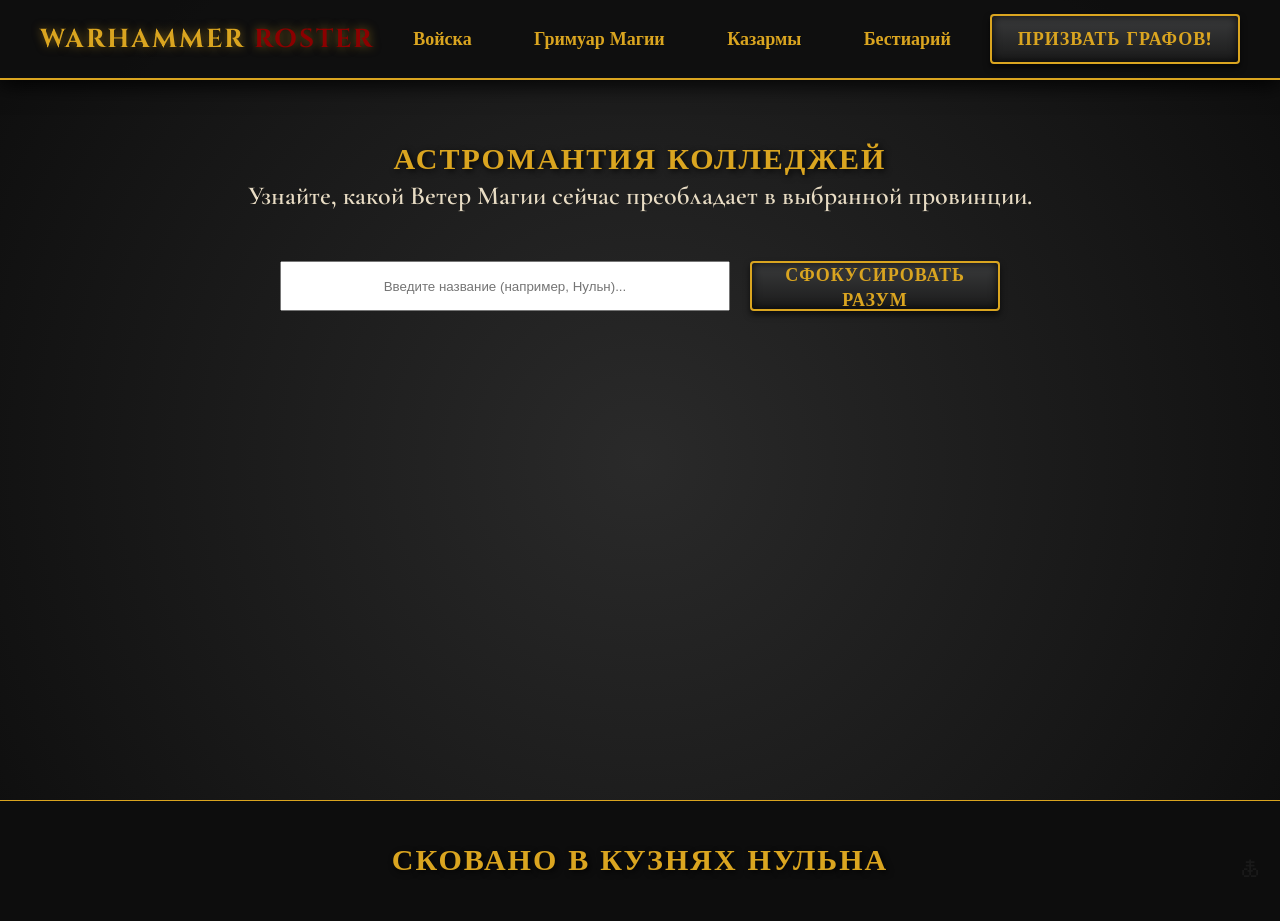
<file: pages/lessons.html>
<!DOCTYPE html>
<html lang="ru">
<head>
    <meta charset="UTF-8">
    <title>Ветры Магии | The Empire</title>
    <link rel="stylesheet" href="../css/core.css">
    <link rel="stylesheet" href="../css/style.css">
    <link rel="stylesheet" href="../css/magic.css">
</head>
<body>

<div class="wrapper">
    <div class="header">
        <div class="container">
            <div class="inner_header">
                <a href="../index.html">
                    <div class="logotype">
                        <h2>Warhammer<span> Roster</span></h2>
                    </div>
                </a>
                <ul class="menu">
                    <li class="menu_link"><a href="./roster.html">Войска</a></li>
                    <li class="menu_link"><a href="./lessons.html">Гримуар Магии</a></li>
                    <li class="menu_link"><a href="./home_works.html">Казармы</a></li>
                    <li class="menu_link"><a href="./monster.html">Бестиарий</a></li>
                </ul>
                <a href="../index.html"><button class="btn" id="btn-summon">Призвать графов!</button></a>
            </div>
        </div>
    </div>

    <div class="magic_block">
        <div class="container">
            <div class="inner_magic">
                <h2>Астромантия Колледжей</h2>
                <p class="subtitle">Узнайте, какой Ветер Магии сейчас преобладает в выбранной провинции.</p>
                
                <div class="magic_radar">
                    <input type="text" id="provinceInput" placeholder="Введите название (например, Нульн)...">
                    <button class="btn" id="btn-sense">Сфокусировать разум</button>
                </div>

                <div class="magic_result hidden" id="magicResult">
                    <h3 id="windName">Ветер</h3>
                    <div class="wind_rune" id="windRune"></div>
                    <p id="windDesc" class="wind_lore"></p>
                </div>
            </div>
        </div>
    </div>

    <div class="footer">
        <div class="container">
            <a href="#" target="_blank">
                <div class="inner_footer">
                    <h2>Сковано в кузнях Нульна</h2>
                </div>
            </a>
        </div>
    </div>
</div>

<div class="modal" id="diplomacyModal">
    <div class="modal_dialog">
        <div class="modal_content">
            <div class="modal_close" id="closeModal">&#10006;</div>
            <div class="modal_title">Имперская Канцелярия</div>
            <p class="modal_subtitle">Срочное донесение для Императора</p>
            
            <form action="#" id="diplomacyForm">
                <input required placeholder="Ваш титул (Например: Курфюрст)" name="name" type="text" class="modal_input">
                <input required placeholder="Куда отправить ответного ворона?" name="contact" type="text" class="modal_input">
                <button class="btn" type="submit">Отправить гонца</button>
            </form>
        </div>
    </div>
</div>

<script src="../js/modal.js"></script>
<script src="../js/chaos.js"></script>
<script src="../js/magic.js"></script>
</body>
</html>
</file>
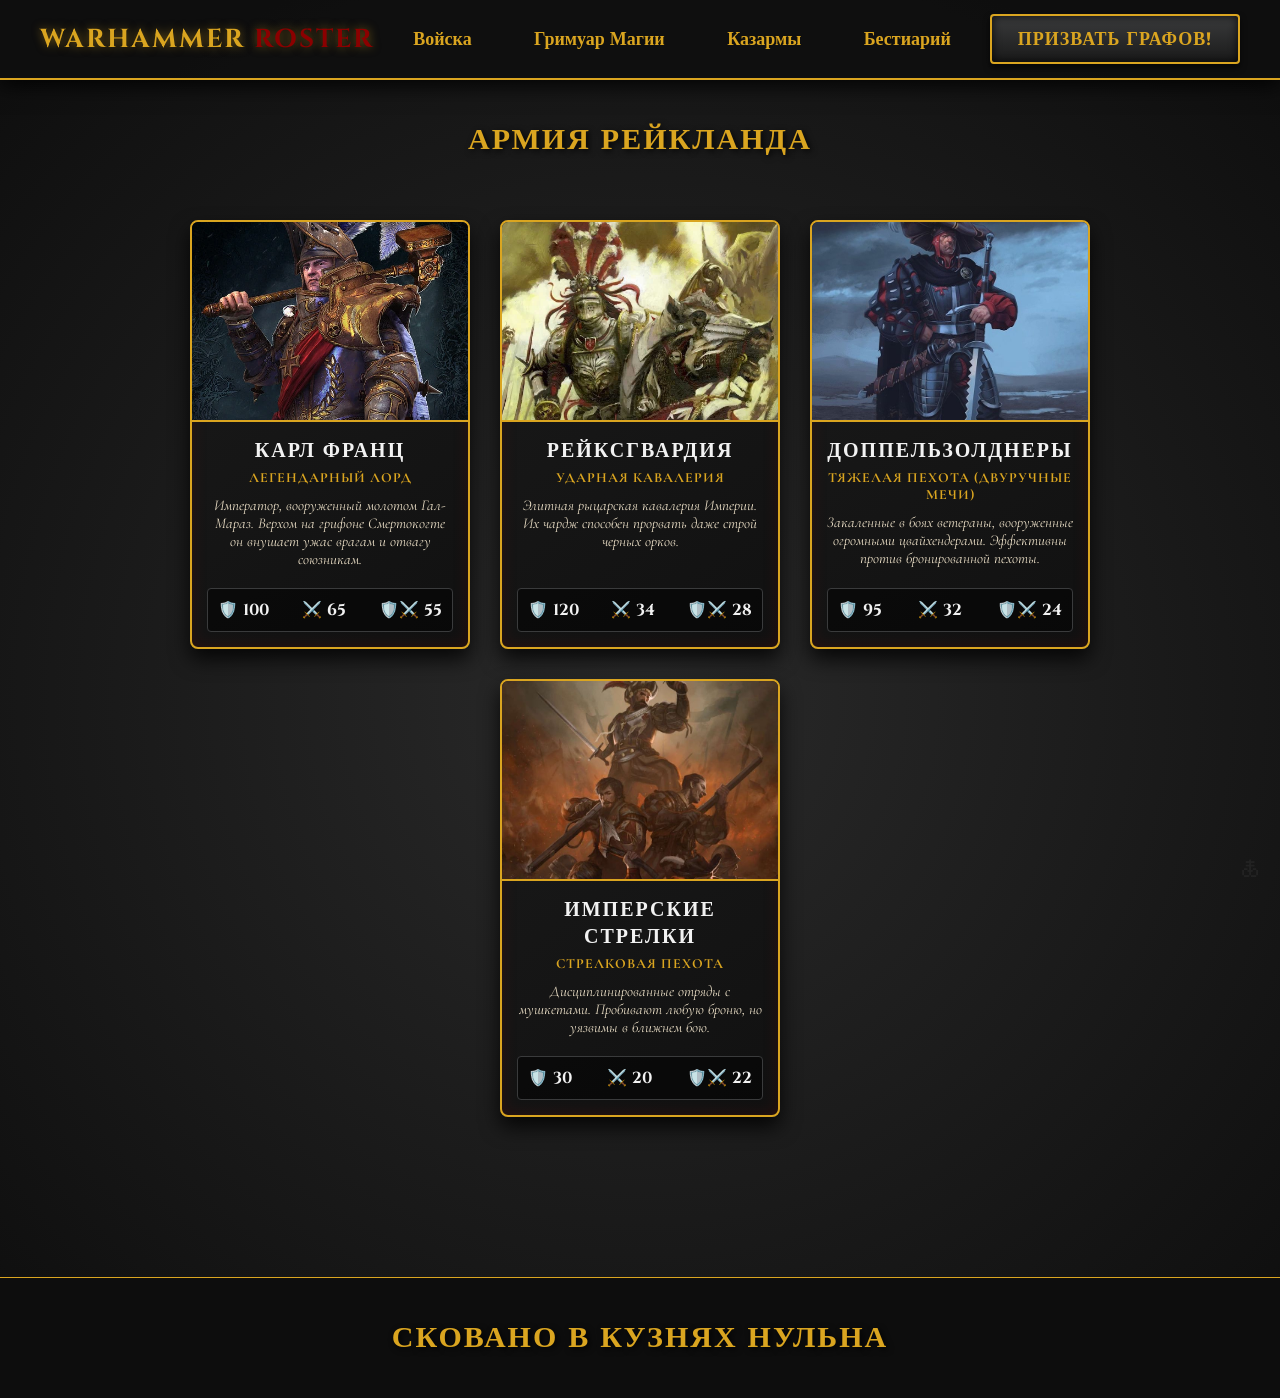
<file: pages/roster.html>
<!DOCTYPE html>
<html lang="ru">
<head>
    <meta charset="UTF-8">
    <title>Ростер Армии | The Empire</title>
    <link rel="stylesheet" href="../css/core.css">
    <link rel="stylesheet" href="../css/style.css">
</head>
<body>

<div class="wrapper">
    <div class="header">
        <div class="container">
            <div class="inner_header">
                <a href="../index.html">
                    <div class="logotype">
                        <h2>Warhammer<span> Roster</span></h2>
                    </div>
                </a>
                <ul class="menu">
                    <li class="menu_link"><a href="./roster.html">Войска</a></li>
                    <li class="menu_link"><a href="./lessons.html">Гримуар Магии</a></li>
                    <li class="menu_link"><a href="./home_works.html">Казармы</a></li>
                    <li class="menu_link"><a href="./monster.html">Бестиарий</a></li>
                </ul>
                <button class="btn" id="btn-summon">Призвать Графов!</button>
            </div>
        </div>
    </div>

    <div class="roster_page">
        <div class="container">
            <h2>Армия Рейкланда</h2>
            <div class="characters-list"></div>
        </div>
    </div>

    <div class="footer">
        <div class="container">
            <a href="#" target="_blank">
                <div class="inner_footer">
                    <h2>Сковано в кузнях Нульна</h2>
                </div>
            </a>
        </div>
    </div>
</div>

<div class="modal" id="diplomacyModal">
    <div class="modal_dialog">
        <div class="modal_content">
            <div class="modal_close" id="closeModal">&#10006;</div>
            <div class="modal_title">Имперская Канцелярия</div>
            <p class="modal_subtitle">Срочное донесение для Императора</p>
            
            <form action="#" id="diplomacyForm">
                <input required placeholder="Ваш титул (Например: Курфюрст)" name="name" type="text" class="modal_input">
                <input required placeholder="Куда отправить ответного ворона?" name="contact" type="text" class="modal_input">
                <button class="btn" type="submit">Отправить гонца</button>
            </form>
        </div>
    </div>
</div>

<script src="../js/modal.js"></script>
<script src="../js/chaos.js"></script>
<script src="../js/roster.js"></script>
</body>
</html>
</file>
<file: css/core.css>
@import url('https://fonts.googleapis.com/css2?family=Cinzel:wght@600;800&family=Cormorant+Garamond:wght@400;600;700&display=swap');

:root {
    --empire-red: #8B0000;      /* красный цвет рейкланда */
    --empire-gold: #DAA520;     /* золото */
    --steel-dark: #1A1A1A;      /* темная сталь для фонов */
    --steel-light: #3A3B3C;     /* блики на броне */
    --parchment: #E8DCC4;       /* цвет старого пергамнта */
    --text-light: #F2F2F2;
}

* {
    margin: 0;
    padding: 0;
    box-sizing: border-box;
}

body {
    font-family: 'Cormorant Garamond', serif;
    background: var(--steel-dark);
    color: var(--text-light);
    /* фон с градиентом*/
    background-image: radial-gradient(circle at center, #2a2a2a 0%, #0d0d0d 100%);
    min-height: 100vh;
}

.container {
    width: 1200px;
    margin: 0 auto;
}

h1, h2, h3, h4 {
    font-family: 'Cinzel', serif;
    text-transform: uppercase;
    text-align: center;
    color: var(--empire-gold);
    text-shadow: 2px 2px 6px rgba(0,0,0,0.9);
    letter-spacing: 2px;
}

h1 { font-size: 60px; margin-bottom: 20px; }
h2 { font-size: 30px; }
h3 { font-size: 40px; margin-bottom: 30px; }

a {
    text-decoration: none;
    color: var(--empire-gold);
    transition: 0.3s ease;
}

a:hover {
    color: var(--empire-red);
    text-shadow: 0 0 10px var(--empire-red);
}

li {
    list-style: none;
}

/* стальные кнопки */
.btn {
    width: 250px;
    height: 50px;
    font-family: 'Cinzel', serif;
    font-size: 18px;
    font-weight: 800;
    cursor: pointer;
    border: 2px solid var(--empire-gold);
    background: linear-gradient(to bottom, var(--steel-light), var(--steel-dark));
    color: var(--empire-gold);
    border-radius: 4px;
    box-shadow: inset 0 0 10px rgba(0,0,0,0.8), 0 4px 6px rgba(0,0,0,0.6);
    transition: all 0.2s ease-in-out;
    text-transform: uppercase;
    letter-spacing: 1px;
}

.btn:hover {
    background: linear-gradient(to bottom, var(--empire-red), #4a0000);
    color: var(--text-light);
    border-color: var(--text-light);
    box-shadow: inset 0 0 15px rgba(0,0,0,0.9), 0 0 20px var(--empire-red);
}

/* РОСТЕР АРМИИ (КАРТОЧКИ) */
.characters-list {
    padding: 60px 0;
    display: flex;
    justify-content: center;
    flex-wrap: wrap;
    gap: 30px;
}

.character-card {
    background: linear-gradient(145deg, var(--steel-dark), #111);
    border: 2px solid var(--empire-gold);
    border-radius: 8px;
    width: 280px;
    display: flex;
    flex-direction: column;
    overflow: hidden;
    box-shadow: 0 10px 20px rgba(0, 0, 0, 0.8), inset 0 0 15px rgba(139, 0, 0, 0.2);
    transition: transform 0.3s ease, box-shadow 0.3s ease;
}

.character-card:hover {
    transform: translateY(-10px);
    box-shadow: 0 15px 30px rgba(0, 0, 0, 0.9), 0 0 15px var(--empire-gold);
    border-color: #FFF;
}

.character-photo {
    width: 100%;
    height: 200px;
    border-bottom: 2px solid var(--empire-gold);
    background: #000;
}

.character-photo img {
    width: 100%;
    height: 100%;
    object-fit:cover; 
    object-position: center;
}

.character-info {
    padding: 15px;
    display: flex;
    flex-direction: column;
    flex-grow: 1;
}

.character-info h3 {
    font-size: 20px;
    margin-bottom: 5px;
    color: var(--text-light);
    text-shadow: none;
}

.unit-type {
    color: var(--empire-gold);
    font-size: 14px;
    text-transform: uppercase;
    text-align: center;
    margin-bottom: 10px;
    font-weight: bold;
    letter-spacing: 1px;
}

.unit-lore {
    color: var(--parchment);
    font-size: 15px;
    text-align: center;
    font-style: italic;
    margin-bottom: 20px;
    flex-grow: 1;
}

.unit-stats {
    display: flex;
    justify-content: space-between;
    background: rgba(0, 0, 0, 0.5);
    padding: 10px;
    border-radius: 4px;
    border: 1px solid var(--steel-light);
}

.stat {
    color: var(--text-light);
    font-weight: bold;
    font-family: 'Cinzel', serif;
    display: flex;
    align-items: center;
    gap: 5px;
}

.modal {
    position: fixed;
    top: 0;
    left: 0;
    width: 100%;
    height: 100%;
    z-index: 100;
    background: rgba(0, 0, 0, 0.8);
    backdrop-filter: blur(5px);
    display: none;
    align-items: center;
    justify-content: center;
}

.modal.show {
    display: flex;
    animation: fadeIn 0.3s ease-out forwards;
}

@keyframes fadeIn {
    from { opacity: 0; transform: scale(0.9); }
    to { opacity: 1; transform: scale(1); }
}

.modal_content {
    position: relative;
    width: 450px;
    padding: 40px;
    background: var(--parchment);
    border: 4px solid var(--empire-gold);
    border-radius: 4px;
    box-shadow: 0 0 40px rgba(0,0,0,1), inset 0 0 20px rgba(139, 0, 0, 0.2);
}

.modal_close {
    position: absolute;
    top: 10px;
    right: 15px;
    font-size: 24px;
    color: var(--empire-red);
    cursor: pointer;
    font-weight: bold;
    transition: 0.3s;
}

.modal_close:hover {
    color: #000;
    transform: scale(1.2);
}

.modal_title {
    text-align: center;
    font-size: 28px;
    font-family: 'Cinzel', serif;
    color: var(--empire-red);
    margin-bottom: 5px;
    text-transform: uppercase;
    font-weight: 800;
}

.modal_subtitle {
    text-align: center;
    color: var(--steel-dark);
    font-size: 18px;
    font-style: italic;
    margin-bottom: 25px;
}

#diplomacyForm {
    display: flex;
    flex-direction: column;
    align-items: center;
    gap: 15px;
}

.modal_input {
    width: 100%;
    background: transparent;
    border: none;
    border-bottom: 2px solid var(--empire-red);
    color: var(--steel-dark);
    border-radius: 0;
    box-shadow: none;
    font-size: 20px;
}

.modal_input::placeholder {
    color: rgba(26, 26, 26, 0.5);
}

.modal_input:focus {
    box-shadow: none;
    border-bottom-color: var(--steel-dark);
}

#diplomacyForm .btn {
    width: 100%;
    margin-top: 10px;
}

/* Пасхалка */
.mark-of-chaos {
    position: fixed;
    bottom: 15px;
    right: 15px;
    opacity: 0.05;
    cursor: pointer;
    font-size: 28px;
    z-index: 9999;
    color: #fff;
    transition: all 0.5s ease;
    user-select: none;
}

.mark-of-chaos:hover {
    opacity: 0.8;
    color: #ff00ff;
    text-shadow: 0 0 15px #ff00ff;
    transform: scale(1.2) rotate(15deg);
}

body.chaos-active {
    animation: screenShake 0.4s infinite;
    filter: invert(0.9) hue-rotate(180deg) contrast(1.5) saturate(2);
    pointer-events: none;
}

body.chaos-active h1, 
body.chaos-active h2, 
body.chaos-active h3 {
    font-family: 'Courier New', Courier, monospace !important;
    animation: textGlitch 0.2s infinite;
}

/* Анимация тряски экрана */
@keyframes screenShake {
    0% { transform: translate(2px, 1px) rotate(0deg); }
    10% { transform: translate(-1px, -2px) rotate(-1deg); }
    20% { transform: translate(-3px, 0px) rotate(1deg); }
    30% { transform: translate(0px, 2px) rotate(0deg); }
    40% { transform: translate(1px, -1px) rotate(1deg); }
    50% { transform: translate(-1px, 2px) rotate(-1deg); }
    60% { transform: translate(-3px, 1px) rotate(0deg); }
    70% { transform: translate(2px, 1px) rotate(-1deg); }
    80% { transform: translate(-1px, -1px) rotate(1deg); }
    90% { transform: translate(2px, 2px) rotate(0deg); }
    100% { transform: translate(1px, -2px) rotate(-1); }
}
</file>
<file: css/style.css>
.header {
    height: 80px;
    background: rgba(15, 15, 15, 0.95);
    border-bottom: 2px solid var(--empire-gold);
    display: flex;
    align-items: center;
    width: 100%;
    position: fixed;
    top: 0;
    z-index: 10;
    box-shadow: 0 5px 20px rgba(0,0,0,0.9);
}

.inner_header {
    height: 100%;
    display: flex;
    align-items: center;
    justify-content: space-between;
}

.logotype h2 {
    font-size: 26px;
    margin: 0;
    cursor: pointer;
    text-shadow: 0 0 10px rgba(218, 165, 32, 0.5);
}

.logotype span {
    color: var(--empire-red);
}

.menu {
    display: flex;
    justify-content: space-around;
    width: 600px;
    font-family: 'Cinzel', serif;
    font-size: 18px;
    font-weight: 800;
}

.menu_link a:hover {
    text-shadow: 0 0 10px var(--empire-red);
}

/* ГЕРОЙСКИЙ БЛОК С ТРЕЙЛЕРОМ */
.hero_block {
    padding: 140px 0 80px;
}

.subtitle {
    text-align: center;
    font-size: 26px;
    margin-bottom: 50px;
    color: var(--parchment);
    font-weight: 600;
}

.trailer_container {
    border: 4px solid var(--empire-gold);
    border-radius: 6px;
    box-shadow: 0 0 40px rgba(139, 0, 0, 0.6);
    overflow: hidden;
    background: #000;
    position: relative;
    padding-bottom: 45%; 
    height: 0;
}

.trailer_container video {
    position: absolute;
    top: 0;
    left: 0;
    width: 100%;
    height: 100%;
}

.footer {
    background: #0d0d0d;
    border-top: 1px solid var(--empire-gold);
    padding: 40px 0;
}

.inner_footer {
    display: flex;
    align-items: center;
    justify-content: center;
}

.roster_page {
    padding: 120px 0 100px;
    min-height: calc(100vh - 100px);
}
</file>
<file: css/magic.css>
.magic_block {
    padding: 140px 0 100px;
    min-height: calc(100vh - 100px);
    display: flex;
    flex-direction: column;
    align-items: center;
}

.magic_radar {
    display: flex;
    gap: 20px;
    justify-content: center;
    margin-bottom: 50px;
}

.magic_radar input {
    width: 450px;
    text-align: center;
}

.magic_result {
    background: rgba(15, 15, 15, 0.9);
    border: 2px solid var(--empire-gold);
    padding: 40px;
    border-radius: 8px;
    text-align: center;
    max-width: 700px;
    margin: 0 auto;
    transition: all 0.5s ease;
    box-shadow: 0 0 20px rgba(0,0,0,0.8);
    opacity: 1;
}

.magic_result.hidden {
    opacity: 0;
    transform: scale(0.9);
    pointer-events: none;
}

.wind_rune {
    font-size: 80px;
    margin: 20px 0;
    text-shadow: 0 0 30px currentColor;
    /* Легкая анимация пульсации магии */
    animation: pulse 2s infinite alternate;
}

@keyframes pulse {
    from { text-shadow: 0 0 10px currentColor; }
    to { text-shadow: 0 0 40px currentColor, 0 0 20px #fff; }
}

.wind_lore {
    font-size: 20px;
    color: var(--parchment);
    font-style: italic;
    line-height: 1.6;
}

/* МАГИЧЕСКИЕ СВЕЧЕНИЯ ДЛЯ ВЕТРОВ */
.wind-aqshy { color: #ff4500; border-color: #ff4500; box-shadow: inset 0 0 30px rgba(255, 69, 0, 0.2), 0 0 30px rgba(255, 69, 0, 0.4); }
.wind-shyish { color: #8a2be2; border-color: #8a2be2; box-shadow: inset 0 0 30px rgba(138, 43, 226, 0.2), 0 0 30px rgba(138, 43, 226, 0.4); }
.wind-azyr { color: #1e90ff; border-color: #1e90ff; box-shadow: inset 0 0 30px rgba(30, 144, 255, 0.2), 0 0 30px rgba(30, 144, 255, 0.4); }
.wind-ghyran { color: #32cd32; border-color: #32cd32; box-shadow: inset 0 0 30px rgba(50, 205, 50, 0.2), 0 0 30px rgba(50, 205, 50, 0.4); }
.wind-chamon { color: #ffd700; border-color: #ffd700; box-shadow: inset 0 0 30px rgba(255, 215, 0, 0.2), 0 0 30px rgba(255, 215, 0, 0.4); }
.wind-ulgu { color: #808080; border-color: #808080; box-shadow: inset 0 0 30px rgba(128, 128, 128, 0.2), 0 0 30px rgba(128, 128, 128, 0.4); }
.wind-hysh { color: #ffffff; border-color: #ffffff; box-shadow: inset 0 0 30px rgba(255, 255, 255, 0.2), 0 0 30px rgba(255, 255, 255, 0.4); }
.wind-ghur { color: #d2691e; border-color: #d2691e; box-shadow: inset 0 0 30px rgba(210, 105, 30, 0.2), 0 0 30px rgba(210, 105, 30, 0.4); }
</file>
